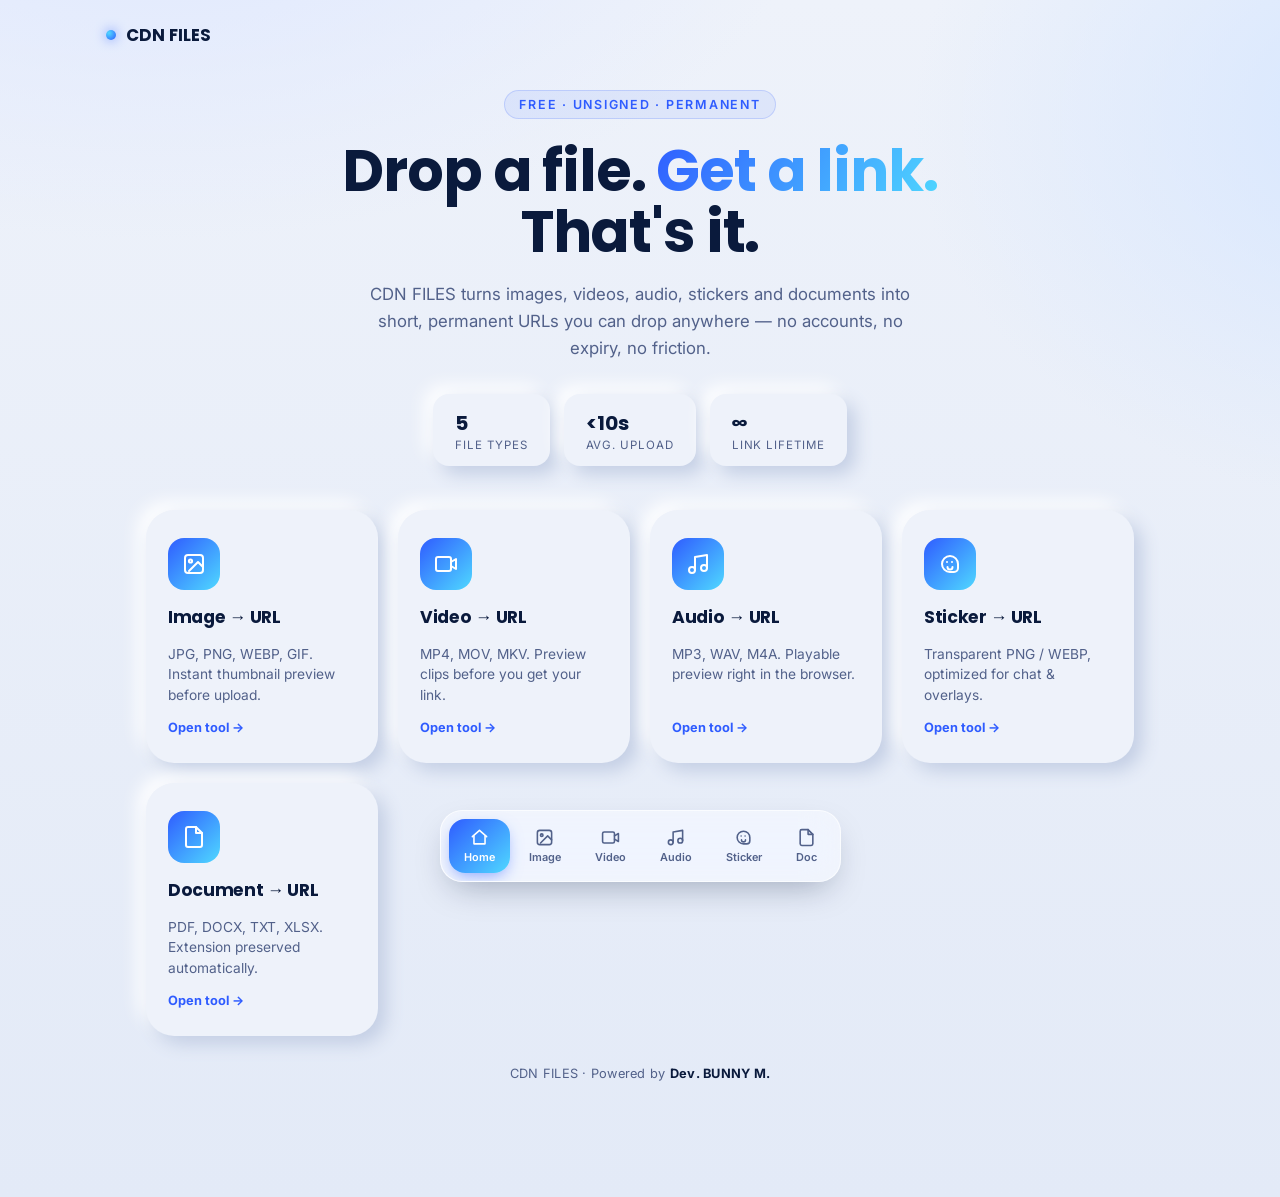
<file: index.html>
<!doctype html>
<html lang="en">
<head>
<meta charset="UTF-8">
<meta name="viewport" content="width=device-width, initial-scale=1.0">
<title>CDN FILES — Turn any file into a permanent link</title>
<meta name="description" content="Upload images, videos, audio, stickers and documents. Get a clean, permanent, short URL instantly.">
<link rel="preconnect" href="https://fonts.googleapis.com">
<link rel="preconnect" href="https://fonts.gstatic.com" crossorigin>
<link href="https://fonts.googleapis.com/css2?family=Inter:wght@400;500;600;700&family=Poppins:wght@600;700&display=swap" rel="stylesheet">
<link rel="stylesheet" href="style.css">
</head>
<body>

<header class="topbar">
  <div class="brand"><span class="dot"></span><span class="text">CDN FILES</span></div>
  <div style="width:1px"></div>
</header>

<section class="hero">
  <span class="kicker">Free · Unsigned · Permanent</span>
  <h1>Drop a file. <span class="accent">Get a link.</span><br>That's it.</h1>
  <p>CDN FILES turns images, videos, audio, stickers and documents into short, permanent URLs you can drop anywhere — no accounts, no expiry, no friction.</p>

  <div class="hero-stats">
    <div class="stat neu"><div class="num">5</div><div class="lbl">File Types</div></div>
    <div class="stat neu"><div class="num">&lt;10s</div><div class="lbl">Avg. Upload</div></div>
    <div class="stat neu"><div class="num">∞</div><div class="lbl">Link Lifetime</div></div>
  </div>
</section>

<div class="tool-grid">

  <a class="tool-card neu" href="/img">
    <div class="icon"><svg viewBox="0 0 24 24" fill="none" stroke="currentColor" stroke-width="2" stroke-linecap="round" stroke-linejoin="round"><rect x="3" y="3" width="18" height="18" rx="3"/><circle cx="8.5" cy="9" r="1.6"/><path d="M21 15l-5-5-9 9"/></svg></div>
    <h3>Image → URL</h3>
    <p>JPG, PNG, WEBP, GIF. Instant thumbnail preview before upload.</p>
    <span class="go">Open tool →</span>
  </a>

  <a class="tool-card neu" href="/video">
    <div class="icon"><svg viewBox="0 0 24 24" fill="none" stroke="currentColor" stroke-width="2" stroke-linecap="round" stroke-linejoin="round"><rect x="2" y="5" width="15" height="14" rx="2"/><path d="M17 10l5-3v10l-5-3"/></svg></div>
    <h3>Video → URL</h3>
    <p>MP4, MOV, MKV. Preview clips before you get your link.</p>
    <span class="go">Open tool →</span>
  </a>

  <a class="tool-card neu" href="/audio">
    <div class="icon"><svg viewBox="0 0 24 24" fill="none" stroke="currentColor" stroke-width="2" stroke-linecap="round" stroke-linejoin="round"><path d="M9 18V5l12-2v13"/><circle cx="6" cy="18" r="3"/><circle cx="18" cy="16" r="3"/></svg></div>
    <h3>Audio → URL</h3>
    <p>MP3, WAV, M4A. Playable preview right in the browser.</p>
    <span class="go">Open tool →</span>
  </a>

  <a class="tool-card neu" href="/sticker">
    <div class="icon"><svg viewBox="0 0 24 24" fill="none" stroke="currentColor" stroke-width="2" stroke-linecap="round" stroke-linejoin="round"><path d="M20 12a8 8 0 10-8 8h4a4 4 0 004-4v-4z"/><path d="M14 10h.01M9 10h.01M9.5 15a2.5 2.5 0 005 0"/></svg></div>
    <h3>Sticker → URL</h3>
    <p>Transparent PNG / WEBP, optimized for chat &amp; overlays.</p>
    <span class="go">Open tool →</span>
  </a>

  <a class="tool-card neu" href="/doc">
    <div class="icon"><svg viewBox="0 0 24 24" fill="none" stroke="currentColor" stroke-width="2" stroke-linecap="round" stroke-linejoin="round"><path d="M14 2H6a2 2 0 00-2 2v16a2 2 0 002 2h12a2 2 0 002-2V8z"/><path d="M14 2v6h6"/></svg></div>
    <h3>Document → URL</h3>
    <p>PDF, DOCX, TXT, XLSX. Extension preserved automatically.</p>
    <span class="go">Open tool →</span>
  </a>

</div>

<footer class="site-footer">CDN FILES · Powered by <b>Dev. BUNNY M.</b></footer>

<div class="dock-wrap">
  <nav class="dock glass">
    <a href="/" class="active">
      <svg viewBox="0 0 24 24" fill="none" stroke="currentColor" stroke-width="2" stroke-linecap="round" stroke-linejoin="round"><path d="M3 11l9-8 9 8"/><path d="M5 10v10h14V10"/></svg>
      Home
    </a>
    <a href="/img">
      <svg viewBox="0 0 24 24" fill="none" stroke="currentColor" stroke-width="2" stroke-linecap="round" stroke-linejoin="round"><rect x="3" y="3" width="18" height="18" rx="3"/><circle cx="8.5" cy="9" r="1.6"/><path d="M21 15l-5-5-9 9"/></svg>
      Image
    </a>
    <a href="/video">
      <svg viewBox="0 0 24 24" fill="none" stroke="currentColor" stroke-width="2" stroke-linecap="round" stroke-linejoin="round"><rect x="2" y="5" width="15" height="14" rx="2"/><path d="M17 10l5-3v10l-5-3"/></svg>
      Video
    </a>
    <a href="/audio">
      <svg viewBox="0 0 24 24" fill="none" stroke="currentColor" stroke-width="2" stroke-linecap="round" stroke-linejoin="round"><path d="M9 18V5l12-2v13"/><circle cx="6" cy="18" r="3"/><circle cx="18" cy="16" r="3"/></svg>
      Audio
    </a>
    <a href="/sticker">
      <svg viewBox="0 0 24 24" fill="none" stroke="currentColor" stroke-width="2" stroke-linecap="round" stroke-linejoin="round"><path d="M20 12a8 8 0 10-8 8h4a4 4 0 004-4v-4z"/><path d="M14 10h.01M9 10h.01M9.5 15a2.5 2.5 0 005 0"/></svg>
      Sticker
    </a>
    <a href="/doc">
      <svg viewBox="0 0 24 24" fill="none" stroke="currentColor" stroke-width="2" stroke-linecap="round" stroke-linejoin="round"><path d="M14 2H6a2 2 0 00-2 2v16a2 2 0 002 2h12a2 2 0 002-2V8z"/><path d="M14 2v6h6"/></svg>
      Doc
    </a>
  </nav>
</div>

</body>
</html>
</file>
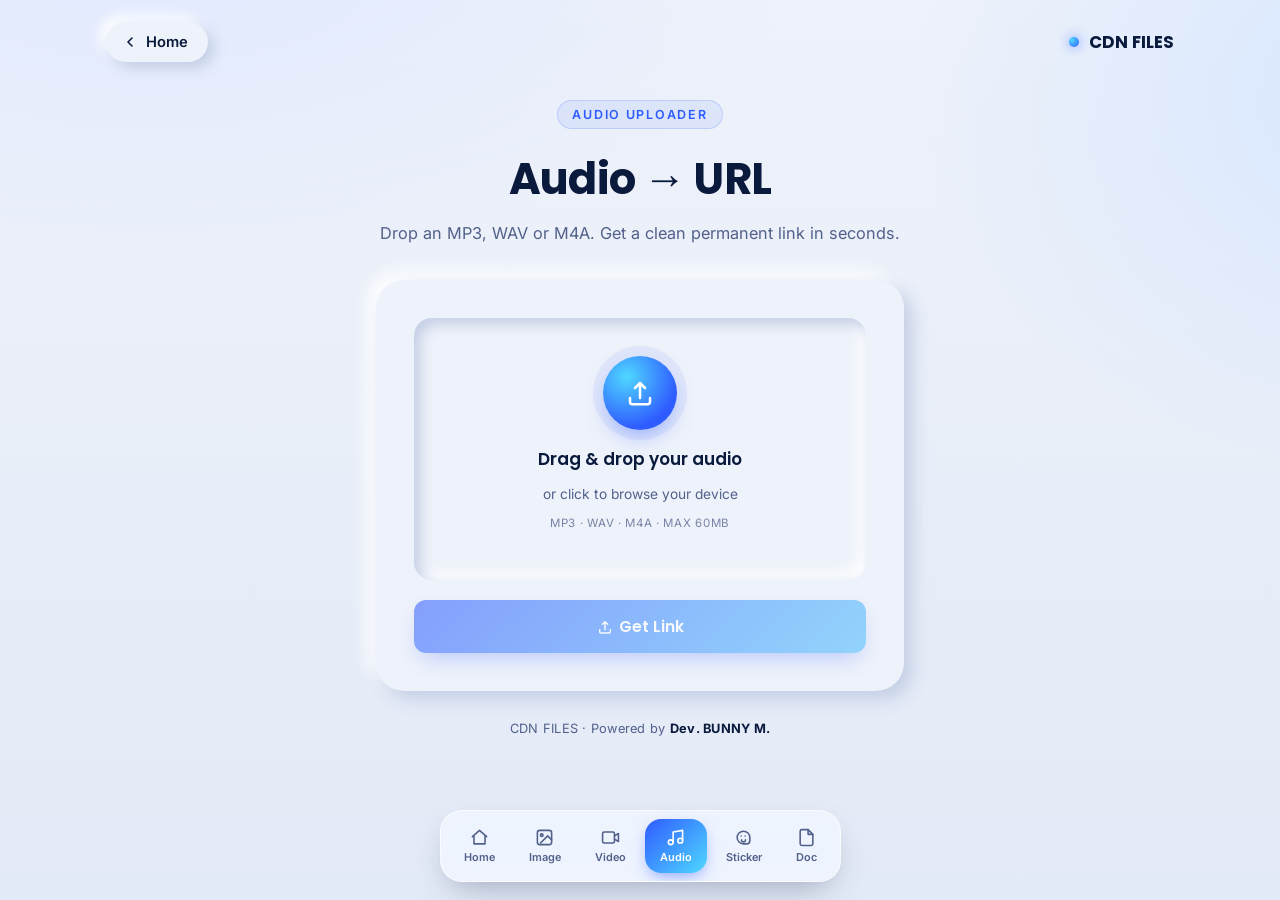
<file: audio.html>
<!doctype html>
<html lang="en">
<head>
<meta charset="UTF-8">
<meta name="viewport" content="width=device-width, initial-scale=1.0">
<title>Audio to URL — CDN FILES</title>
<meta name="description" content="Upload an audio file and get a short, permanent link instantly.">
<link rel="preconnect" href="https://fonts.googleapis.com">
<link rel="preconnect" href="https://fonts.gstatic.com" crossorigin>
<link href="https://fonts.googleapis.com/css2?family=Inter:wght@400;500;600;700&family=Poppins:wght@600;700&display=swap" rel="stylesheet">
<link rel="stylesheet" href="style.css">
</head>
<body>

<header class="topbar">
  <a href="/" class="back-btn neu neu-btn">
    <svg viewBox="0 0 24 24" fill="none" stroke="currentColor" stroke-width="2.4" stroke-linecap="round" stroke-linejoin="round"><path d="M15 18l-6-6 6-6"/></svg>
    Home
  </a>
  <div class="brand"><span class="dot"></span><span class="text">CDN FILES</span></div>
</header>

<section class="page-hero">
  <span class="kicker">Audio Uploader</span>
  <h1>Audio → URL</h1>
  <p>Drop an MP3, WAV or M4A. Get a clean permanent link in seconds.</p>
</section>

<div class="uploader-wrap">
  <div class="uploader-card neu">

    <div class="dropzone neu-inset" id="dropzone">
      <input type="file" id="fileInput" accept=".mp3,.wav,.m4a">
      <div class="orb">
        <svg viewBox="0 0 24 24" fill="none" stroke="currentColor" stroke-width="2" stroke-linecap="round" stroke-linejoin="round"><path d="M12 16V4M12 4l-4 4M12 4l4 4"/><path d="M4 16v3a2 2 0 002 2h12a2 2 0 002-2v-3"/></svg>
      </div>
      <p class="dz-title">Drag & drop your audio</p>
      <p class="dz-sub">or click to browse your device</p>
      <p class="dz-formats">MP3 · WAV · M4A · MAX 60MB</p>
    </div>

    <div class="preview neu-inset" id="preview">
      <div class="thumb" id="thumb"></div>
      <div class="meta">
        <div class="name" id="fileName">—</div>
        <div class="size" id="fileSize">—</div>
      </div>
      <button class="clear" id="clearBtn" type="button" aria-label="Remove file">
        <svg viewBox="0 0 24 24" fill="none" stroke="currentColor" stroke-width="2.2" stroke-linecap="round" stroke-linejoin="round"><path d="M18 6L6 18M6 6l12 12"/></svg>
      </button>
    </div>

    <div class="error-msg" id="errorMsg"></div>

    <button class="upload-btn" id="uploadBtn" type="button" disabled>
      <span class="spinner"></span>
      <span class="btn-label">
        <svg viewBox="0 0 24 24" fill="none" stroke="currentColor" stroke-width="2.2" stroke-linecap="round" stroke-linejoin="round" style="width:16px;height:16px;vertical-align:-3px;margin-right:2px;"><path d="M12 16V4M12 4l-4 4M12 4l4 4"/><path d="M4 16v3a2 2 0 002 2h12a2 2 0 002-2v-3"/></svg>
        Get Link
      </span>
    </button>

    <div class="progress" id="progress"><div class="bar" id="progressBar"></div></div>

    <div class="result neu-inset" id="result">
      <div class="label">
        <svg viewBox="0 0 24 24" fill="none" stroke="currentColor" stroke-width="2.4" stroke-linecap="round" stroke-linejoin="round" style="width:14px;height:14px;"><polyline points="20 6 9 17 4 12"></polyline></svg>
        Your permanent link
      </div>
      <div class="link-row">
        <span class="link-text" id="linkText">—</span>
        <button class="copy-btn" id="copyBtn" type="button">
          <svg viewBox="0 0 24 24" fill="none" stroke="currentColor" stroke-width="2.2" stroke-linecap="round" stroke-linejoin="round"><rect x="9" y="9" width="13" height="13" rx="2"/><path d="M5 15H4a2 2 0 01-2-2V4a2 2 0 012-2h9a2 2 0 012 2v1"/></svg>
          Copy
        </button>
      </div>
      <div class="result-actions">
        <a id="openBtn" class="neu-btn" href="#" target="_blank" rel="noopener">Open link</a>
        <button id="anotherBtn" class="neu-btn" type="button">Upload another</button>
      </div>
    </div>

  </div>
</div>

<footer class="site-footer">CDN FILES · Powered by <b>Dev. BUNNY M.</b></footer>

<div class="dock-wrap">
  <nav class="dock glass">
    <a href="/">
      <svg viewBox="0 0 24 24" fill="none" stroke="currentColor" stroke-width="2" stroke-linecap="round" stroke-linejoin="round"><path d="M3 11l9-8 9 8"/><path d="M5 10v10h14V10"/></svg>
      Home
    </a>
    <a href="/img" class="">
      <svg viewBox="0 0 24 24" fill="none" stroke="currentColor" stroke-width="2" stroke-linecap="round" stroke-linejoin="round"><rect x="3" y="3" width="18" height="18" rx="3"/><circle cx="8.5" cy="9" r="1.6"/><path d="M21 15l-5-5-9 9"/></svg>
      Image
    </a>
    <a href="/video" class="">
      <svg viewBox="0 0 24 24" fill="none" stroke="currentColor" stroke-width="2" stroke-linecap="round" stroke-linejoin="round"><rect x="2" y="5" width="15" height="14" rx="2"/><path d="M17 10l5-3v10l-5-3"/></svg>
      Video
    </a>
    <a href="/audio" class="active">
      <svg viewBox="0 0 24 24" fill="none" stroke="currentColor" stroke-width="2" stroke-linecap="round" stroke-linejoin="round"><path d="M9 18V5l12-2v13"/><circle cx="6" cy="18" r="3"/><circle cx="18" cy="16" r="3"/></svg>
      Audio
    </a>
    <a href="/sticker" class="">
      <svg viewBox="0 0 24 24" fill="none" stroke="currentColor" stroke-width="2" stroke-linecap="round" stroke-linejoin="round"><path d="M20 12a8 8 0 10-8 8h4a4 4 0 004-4v-4z"/><path d="M14 10h.01M9 10h.01M9.5 15a2.5 2.5 0 005 0"/></svg>
      Sticker
    </a>
    <a href="/doc" class="">
      <svg viewBox="0 0 24 24" fill="none" stroke="currentColor" stroke-width="2" stroke-linecap="round" stroke-linejoin="round"><path d="M14 2H6a2 2 0 00-2 2v16a2 2 0 002 2h12a2 2 0 002-2V8z"/><path d="M14 2v6h6"/></svg>
      Doc
    </a>
  </nav>
</div>

<script src="script.js"></script>
<script>
  initUploader({
    resourceType: 'video',
    prefix: 'audio',
    accept: ['.mp3','.wav','.m4a'],
    maxSizeMB: 60,
    kind: 'audio'
  });
</script>
</body>
</html>
</file>
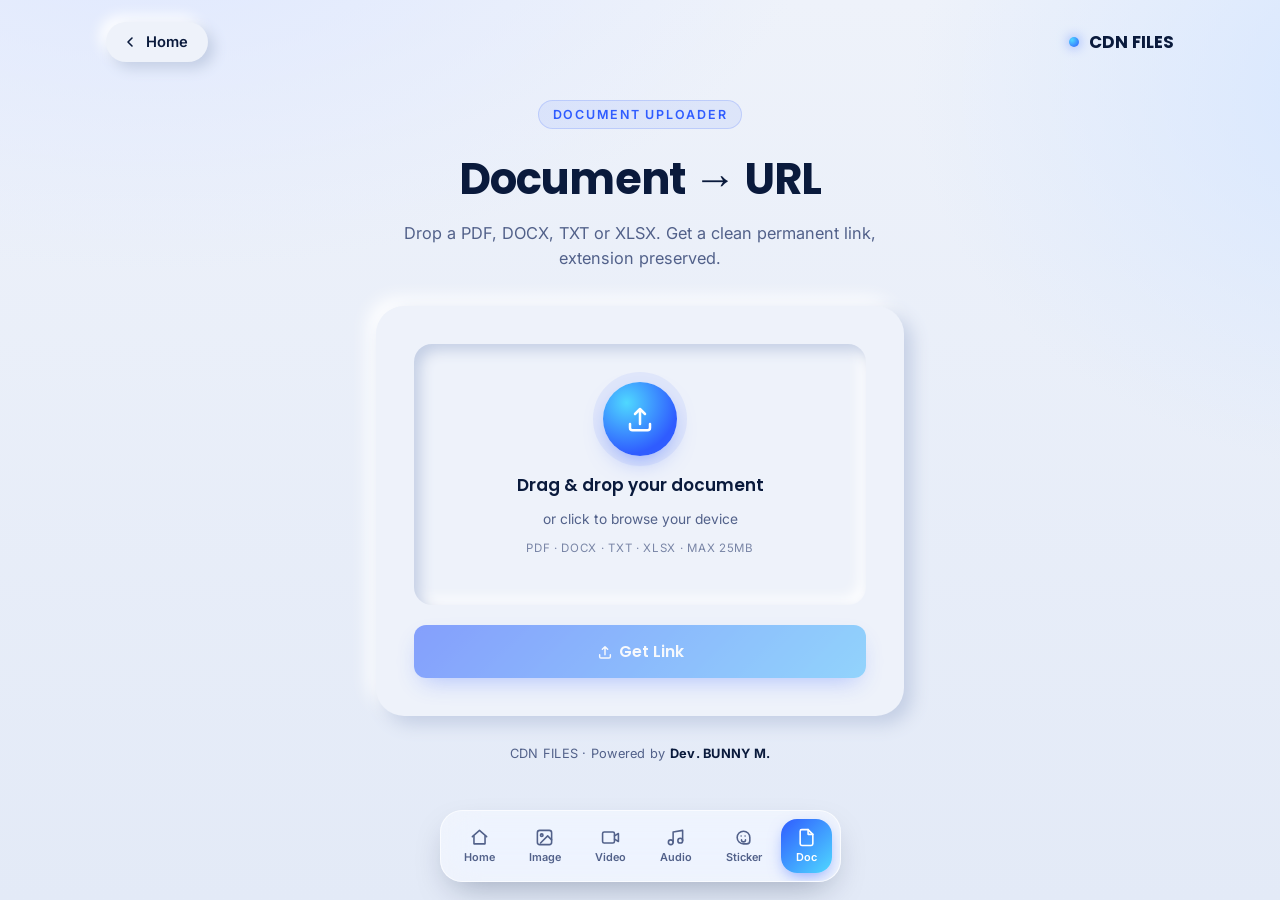
<file: doc.html>
<!doctype html>
<html lang="en">
<head>
<meta charset="UTF-8">
<meta name="viewport" content="width=device-width, initial-scale=1.0">
<title>Document to URL — CDN FILES</title>
<meta name="description" content="Upload a document and get a short, permanent link instantly.">
<link rel="preconnect" href="https://fonts.googleapis.com">
<link rel="preconnect" href="https://fonts.gstatic.com" crossorigin>
<link href="https://fonts.googleapis.com/css2?family=Inter:wght@400;500;600;700&family=Poppins:wght@600;700&display=swap" rel="stylesheet">
<link rel="stylesheet" href="style.css">
</head>
<body>

<header class="topbar">
  <a href="/" class="back-btn neu neu-btn">
    <svg viewBox="0 0 24 24" fill="none" stroke="currentColor" stroke-width="2.4" stroke-linecap="round" stroke-linejoin="round"><path d="M15 18l-6-6 6-6"/></svg>
    Home
  </a>
  <div class="brand"><span class="dot"></span><span class="text">CDN FILES</span></div>
</header>

<section class="page-hero">
  <span class="kicker">Document Uploader</span>
  <h1>Document → URL</h1>
  <p>Drop a PDF, DOCX, TXT or XLSX. Get a clean permanent link, extension preserved.</p>
</section>

<div class="uploader-wrap">
  <div class="uploader-card neu">

    <div class="dropzone neu-inset" id="dropzone">
      <input type="file" id="fileInput" accept=".pdf,.docx,.txt,.xlsx">
      <div class="orb">
        <svg viewBox="0 0 24 24" fill="none" stroke="currentColor" stroke-width="2" stroke-linecap="round" stroke-linejoin="round"><path d="M12 16V4M12 4l-4 4M12 4l4 4"/><path d="M4 16v3a2 2 0 002 2h12a2 2 0 002-2v-3"/></svg>
      </div>
      <p class="dz-title">Drag & drop your document</p>
      <p class="dz-sub">or click to browse your device</p>
      <p class="dz-formats">PDF · DOCX · TXT · XLSX · MAX 25MB</p>
    </div>

    <div class="preview neu-inset" id="preview">
      <div class="thumb" id="thumb"></div>
      <div class="meta">
        <div class="name" id="fileName">—</div>
        <div class="size" id="fileSize">—</div>
      </div>
      <button class="clear" id="clearBtn" type="button" aria-label="Remove file">
        <svg viewBox="0 0 24 24" fill="none" stroke="currentColor" stroke-width="2.2" stroke-linecap="round" stroke-linejoin="round"><path d="M18 6L6 18M6 6l12 12"/></svg>
      </button>
    </div>

    <div class="error-msg" id="errorMsg"></div>

    <button class="upload-btn" id="uploadBtn" type="button" disabled>
      <span class="spinner"></span>
      <span class="btn-label">
        <svg viewBox="0 0 24 24" fill="none" stroke="currentColor" stroke-width="2.2" stroke-linecap="round" stroke-linejoin="round" style="width:16px;height:16px;vertical-align:-3px;margin-right:2px;"><path d="M12 16V4M12 4l-4 4M12 4l4 4"/><path d="M4 16v3a2 2 0 002 2h12a2 2 0 002-2v-3"/></svg>
        Get Link
      </span>
    </button>

    <div class="progress" id="progress"><div class="bar" id="progressBar"></div></div>

    <div class="result neu-inset" id="result">
      <div class="label">
        <svg viewBox="0 0 24 24" fill="none" stroke="currentColor" stroke-width="2.4" stroke-linecap="round" stroke-linejoin="round" style="width:14px;height:14px;"><polyline points="20 6 9 17 4 12"></polyline></svg>
        Your permanent link
      </div>
      <div class="link-row">
        <span class="link-text" id="linkText">—</span>
        <button class="copy-btn" id="copyBtn" type="button">
          <svg viewBox="0 0 24 24" fill="none" stroke="currentColor" stroke-width="2.2" stroke-linecap="round" stroke-linejoin="round"><rect x="9" y="9" width="13" height="13" rx="2"/><path d="M5 15H4a2 2 0 01-2-2V4a2 2 0 012-2h9a2 2 0 012 2v1"/></svg>
          Copy
        </button>
      </div>
      <div class="result-actions">
        <a id="openBtn" class="neu-btn" href="#" target="_blank" rel="noopener">Open link</a>
        <button id="anotherBtn" class="neu-btn" type="button">Upload another</button>
      </div>
    </div>

  </div>
</div>

<footer class="site-footer">CDN FILES · Powered by <b>Dev. BUNNY M.</b></footer>

<div class="dock-wrap">
  <nav class="dock glass">
    <a href="/">
      <svg viewBox="0 0 24 24" fill="none" stroke="currentColor" stroke-width="2" stroke-linecap="round" stroke-linejoin="round"><path d="M3 11l9-8 9 8"/><path d="M5 10v10h14V10"/></svg>
      Home
    </a>
    <a href="/img" class="">
      <svg viewBox="0 0 24 24" fill="none" stroke="currentColor" stroke-width="2" stroke-linecap="round" stroke-linejoin="round"><rect x="3" y="3" width="18" height="18" rx="3"/><circle cx="8.5" cy="9" r="1.6"/><path d="M21 15l-5-5-9 9"/></svg>
      Image
    </a>
    <a href="/video" class="">
      <svg viewBox="0 0 24 24" fill="none" stroke="currentColor" stroke-width="2" stroke-linecap="round" stroke-linejoin="round"><rect x="2" y="5" width="15" height="14" rx="2"/><path d="M17 10l5-3v10l-5-3"/></svg>
      Video
    </a>
    <a href="/audio" class="">
      <svg viewBox="0 0 24 24" fill="none" stroke="currentColor" stroke-width="2" stroke-linecap="round" stroke-linejoin="round"><path d="M9 18V5l12-2v13"/><circle cx="6" cy="18" r="3"/><circle cx="18" cy="16" r="3"/></svg>
      Audio
    </a>
    <a href="/sticker" class="">
      <svg viewBox="0 0 24 24" fill="none" stroke="currentColor" stroke-width="2" stroke-linecap="round" stroke-linejoin="round"><path d="M20 12a8 8 0 10-8 8h4a4 4 0 004-4v-4z"/><path d="M14 10h.01M9 10h.01M9.5 15a2.5 2.5 0 005 0"/></svg>
      Sticker
    </a>
    <a href="/doc" class="active">
      <svg viewBox="0 0 24 24" fill="none" stroke="currentColor" stroke-width="2" stroke-linecap="round" stroke-linejoin="round"><path d="M14 2H6a2 2 0 00-2 2v16a2 2 0 002 2h12a2 2 0 002-2V8z"/><path d="M14 2v6h6"/></svg>
      Doc
    </a>
  </nav>
</div>

<script src="script.js"></script>
<script>
  initUploader({
    resourceType: 'raw',
    prefix: 'doc',
    accept: ['.pdf','.docx','.txt','.xlsx'],
    maxSizeMB: 25,
    kind: 'doc'
  });
</script>
</body>
</html>
</file>
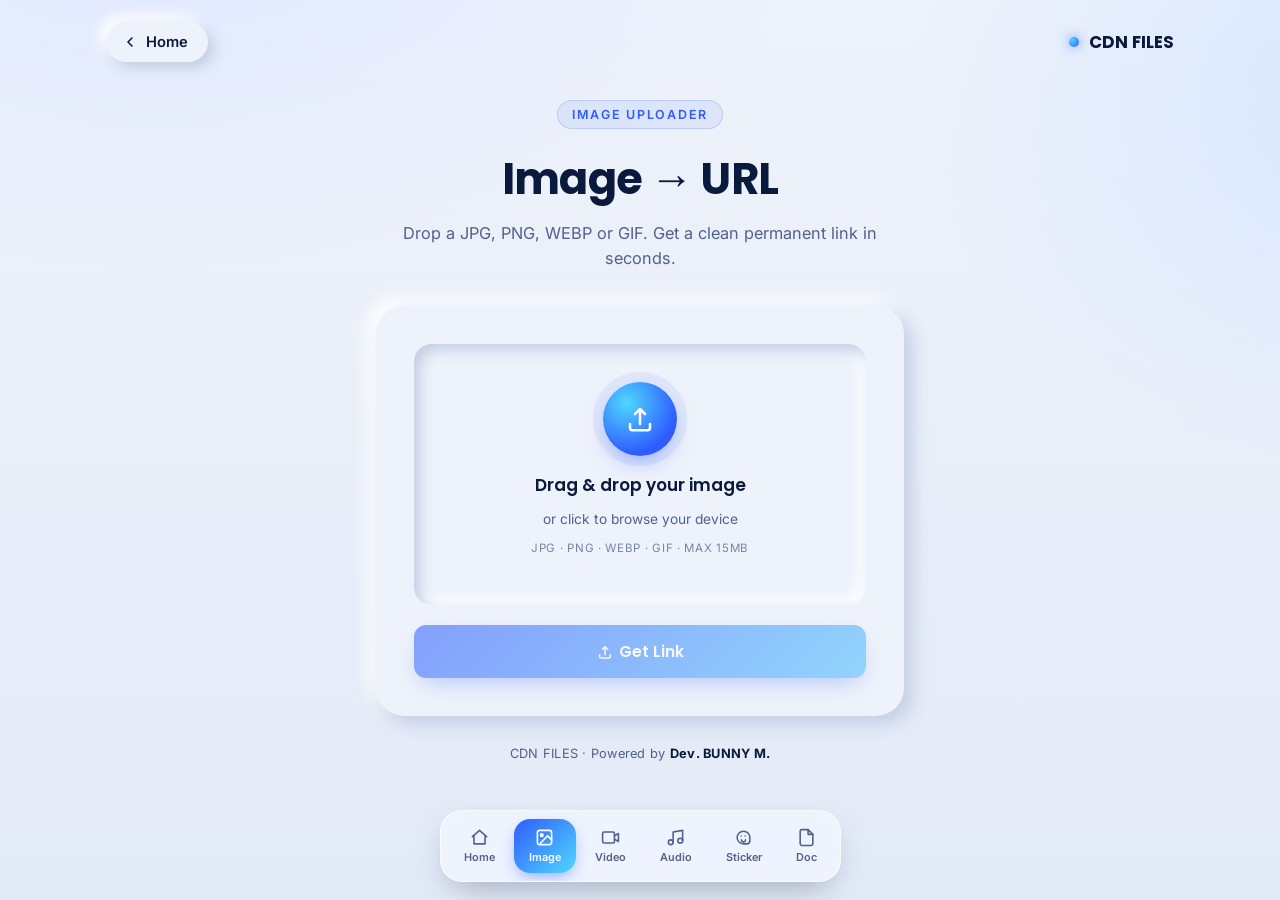
<file: img.html>
<!doctype html>
<html lang="en">
<head>
<meta charset="UTF-8">
<meta name="viewport" content="width=device-width, initial-scale=1.0">
<title>Image to URL — CDN FILES</title>
<meta name="description" content="Upload an image and get a short, permanent link instantly.">
<link rel="preconnect" href="https://fonts.googleapis.com">
<link rel="preconnect" href="https://fonts.gstatic.com" crossorigin>
<link href="https://fonts.googleapis.com/css2?family=Inter:wght@400;500;600;700&family=Poppins:wght@600;700&display=swap" rel="stylesheet">
<link rel="stylesheet" href="style.css">
</head>
<body>

<header class="topbar">
  <a href="/" class="back-btn neu neu-btn">
    <svg viewBox="0 0 24 24" fill="none" stroke="currentColor" stroke-width="2.4" stroke-linecap="round" stroke-linejoin="round"><path d="M15 18l-6-6 6-6"/></svg>
    Home
  </a>
  <div class="brand"><span class="dot"></span><span class="text">CDN FILES</span></div>
</header>

<section class="page-hero">
  <span class="kicker">Image Uploader</span>
  <h1>Image → URL</h1>
  <p>Drop a JPG, PNG, WEBP or GIF. Get a clean permanent link in seconds.</p>
</section>

<div class="uploader-wrap">
  <div class="uploader-card neu">

    <div class="dropzone neu-inset" id="dropzone">
      <input type="file" id="fileInput" accept=".jpg,.jpeg,.png,.webp,.gif">
      <div class="orb">
        <svg viewBox="0 0 24 24" fill="none" stroke="currentColor" stroke-width="2" stroke-linecap="round" stroke-linejoin="round"><path d="M12 16V4M12 4l-4 4M12 4l4 4"/><path d="M4 16v3a2 2 0 002 2h12a2 2 0 002-2v-3"/></svg>
      </div>
      <p class="dz-title">Drag & drop your image</p>
      <p class="dz-sub">or click to browse your device</p>
      <p class="dz-formats">JPG · PNG · WEBP · GIF · MAX 15MB</p>
    </div>

    <div class="preview neu-inset" id="preview">
      <div class="thumb" id="thumb"></div>
      <div class="meta">
        <div class="name" id="fileName">—</div>
        <div class="size" id="fileSize">—</div>
      </div>
      <button class="clear" id="clearBtn" type="button" aria-label="Remove file">
        <svg viewBox="0 0 24 24" fill="none" stroke="currentColor" stroke-width="2.2" stroke-linecap="round" stroke-linejoin="round"><path d="M18 6L6 18M6 6l12 12"/></svg>
      </button>
    </div>

    <div class="error-msg" id="errorMsg"></div>

    <button class="upload-btn" id="uploadBtn" type="button" disabled>
      <span class="spinner"></span>
      <span class="btn-label">
        <svg viewBox="0 0 24 24" fill="none" stroke="currentColor" stroke-width="2.2" stroke-linecap="round" stroke-linejoin="round" style="width:16px;height:16px;vertical-align:-3px;margin-right:2px;"><path d="M12 16V4M12 4l-4 4M12 4l4 4"/><path d="M4 16v3a2 2 0 002 2h12a2 2 0 002-2v-3"/></svg>
        Get Link
      </span>
    </button>

    <div class="progress" id="progress"><div class="bar" id="progressBar"></div></div>

    <div class="result neu-inset" id="result">
      <div class="label">
        <svg viewBox="0 0 24 24" fill="none" stroke="currentColor" stroke-width="2.4" stroke-linecap="round" stroke-linejoin="round" style="width:14px;height:14px;"><polyline points="20 6 9 17 4 12"></polyline></svg>
        Your permanent link
      </div>
      <div class="link-row">
        <span class="link-text" id="linkText">—</span>
        <button class="copy-btn" id="copyBtn" type="button">
          <svg viewBox="0 0 24 24" fill="none" stroke="currentColor" stroke-width="2.2" stroke-linecap="round" stroke-linejoin="round"><rect x="9" y="9" width="13" height="13" rx="2"/><path d="M5 15H4a2 2 0 01-2-2V4a2 2 0 012-2h9a2 2 0 012 2v1"/></svg>
          Copy
        </button>
      </div>
      <div class="result-actions">
        <a id="openBtn" class="neu-btn" href="#" target="_blank" rel="noopener">Open link</a>
        <button id="anotherBtn" class="neu-btn" type="button">Upload another</button>
      </div>
    </div>

  </div>
</div>

<footer class="site-footer">CDN FILES · Powered by <b>Dev. BUNNY M.</b></footer>

<div class="dock-wrap">
  <nav class="dock glass">
    <a href="/">
      <svg viewBox="0 0 24 24" fill="none" stroke="currentColor" stroke-width="2" stroke-linecap="round" stroke-linejoin="round"><path d="M3 11l9-8 9 8"/><path d="M5 10v10h14V10"/></svg>
      Home
    </a>
    <a href="/img" class="active">
      <svg viewBox="0 0 24 24" fill="none" stroke="currentColor" stroke-width="2" stroke-linecap="round" stroke-linejoin="round"><rect x="3" y="3" width="18" height="18" rx="3"/><circle cx="8.5" cy="9" r="1.6"/><path d="M21 15l-5-5-9 9"/></svg>
      Image
    </a>
    <a href="/video" class="">
      <svg viewBox="0 0 24 24" fill="none" stroke="currentColor" stroke-width="2" stroke-linecap="round" stroke-linejoin="round"><rect x="2" y="5" width="15" height="14" rx="2"/><path d="M17 10l5-3v10l-5-3"/></svg>
      Video
    </a>
    <a href="/audio" class="">
      <svg viewBox="0 0 24 24" fill="none" stroke="currentColor" stroke-width="2" stroke-linecap="round" stroke-linejoin="round"><path d="M9 18V5l12-2v13"/><circle cx="6" cy="18" r="3"/><circle cx="18" cy="16" r="3"/></svg>
      Audio
    </a>
    <a href="/sticker" class="">
      <svg viewBox="0 0 24 24" fill="none" stroke="currentColor" stroke-width="2" stroke-linecap="round" stroke-linejoin="round"><path d="M20 12a8 8 0 10-8 8h4a4 4 0 004-4v-4z"/><path d="M14 10h.01M9 10h.01M9.5 15a2.5 2.5 0 005 0"/></svg>
      Sticker
    </a>
    <a href="/doc" class="">
      <svg viewBox="0 0 24 24" fill="none" stroke="currentColor" stroke-width="2" stroke-linecap="round" stroke-linejoin="round"><path d="M14 2H6a2 2 0 00-2 2v16a2 2 0 002 2h12a2 2 0 002-2V8z"/><path d="M14 2v6h6"/></svg>
      Doc
    </a>
  </nav>
</div>

<script src="script.js"></script>
<script>
  initUploader({
    resourceType: 'image',
    prefix: 'img',
    accept: ['.jpg','.jpeg','.png','.webp','.gif'],
    maxSizeMB: 15,
    kind: 'image'
  });
</script>
</body>
</html>
</file>
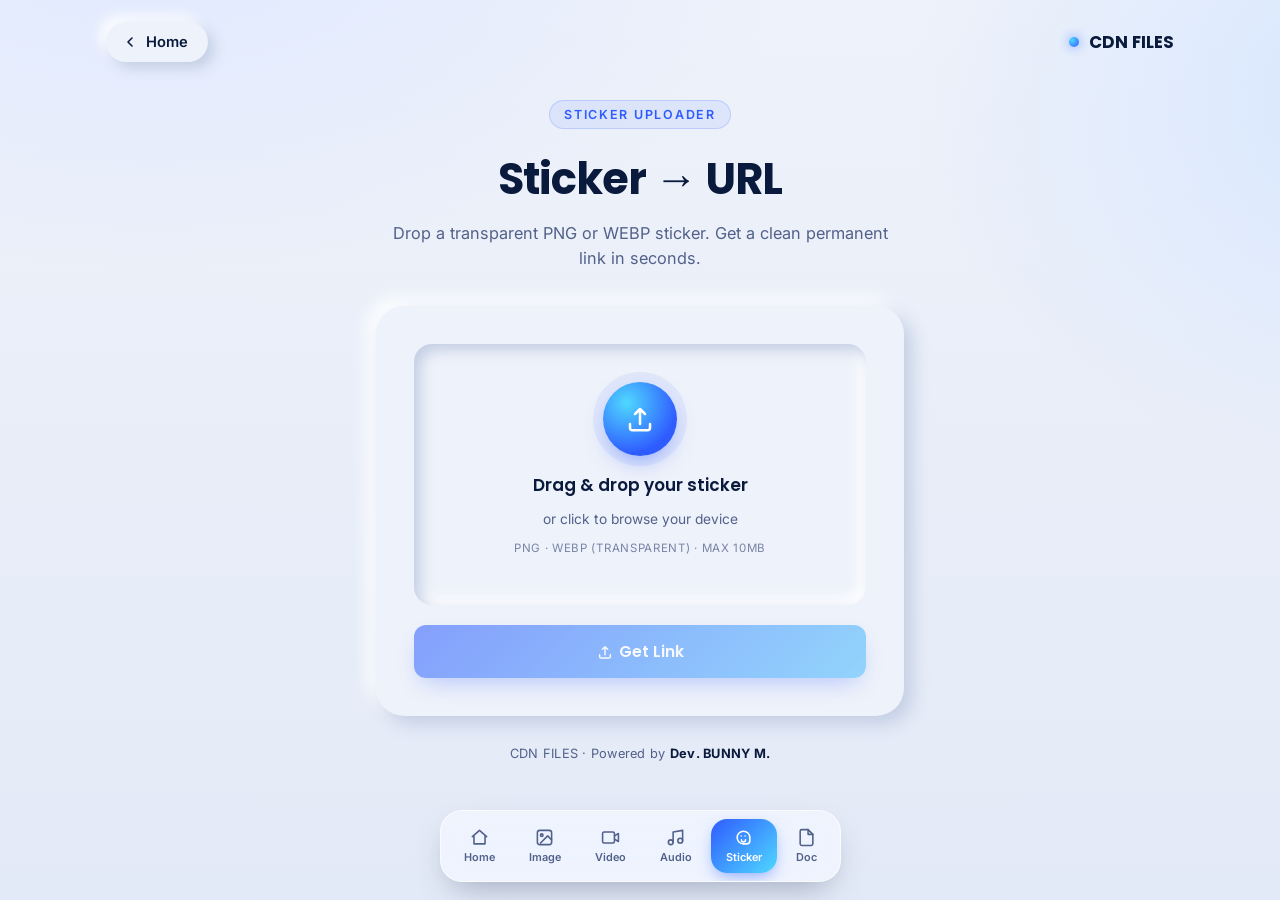
<file: sticker.html>
<!doctype html>
<html lang="en">
<head>
<meta charset="UTF-8">
<meta name="viewport" content="width=device-width, initial-scale=1.0">
<title>Sticker to URL — CDN FILES</title>
<meta name="description" content="Upload a transparent sticker and get a short, permanent link instantly.">
<link rel="preconnect" href="https://fonts.googleapis.com">
<link rel="preconnect" href="https://fonts.gstatic.com" crossorigin>
<link href="https://fonts.googleapis.com/css2?family=Inter:wght@400;500;600;700&family=Poppins:wght@600;700&display=swap" rel="stylesheet">
<link rel="stylesheet" href="style.css">
</head>
<body>

<header class="topbar">
  <a href="/" class="back-btn neu neu-btn">
    <svg viewBox="0 0 24 24" fill="none" stroke="currentColor" stroke-width="2.4" stroke-linecap="round" stroke-linejoin="round"><path d="M15 18l-6-6 6-6"/></svg>
    Home
  </a>
  <div class="brand"><span class="dot"></span><span class="text">CDN FILES</span></div>
</header>

<section class="page-hero">
  <span class="kicker">Sticker Uploader</span>
  <h1>Sticker → URL</h1>
  <p>Drop a transparent PNG or WEBP sticker. Get a clean permanent link in seconds.</p>
</section>

<div class="uploader-wrap">
  <div class="uploader-card neu">

    <div class="dropzone neu-inset" id="dropzone">
      <input type="file" id="fileInput" accept=".png,.webp">
      <div class="orb">
        <svg viewBox="0 0 24 24" fill="none" stroke="currentColor" stroke-width="2" stroke-linecap="round" stroke-linejoin="round"><path d="M12 16V4M12 4l-4 4M12 4l4 4"/><path d="M4 16v3a2 2 0 002 2h12a2 2 0 002-2v-3"/></svg>
      </div>
      <p class="dz-title">Drag & drop your sticker</p>
      <p class="dz-sub">or click to browse your device</p>
      <p class="dz-formats">PNG · WEBP (transparent) · MAX 10MB</p>
    </div>

    <div class="preview neu-inset" id="preview">
      <div class="thumb" id="thumb"></div>
      <div class="meta">
        <div class="name" id="fileName">—</div>
        <div class="size" id="fileSize">—</div>
      </div>
      <button class="clear" id="clearBtn" type="button" aria-label="Remove file">
        <svg viewBox="0 0 24 24" fill="none" stroke="currentColor" stroke-width="2.2" stroke-linecap="round" stroke-linejoin="round"><path d="M18 6L6 18M6 6l12 12"/></svg>
      </button>
    </div>

    <div class="error-msg" id="errorMsg"></div>

    <button class="upload-btn" id="uploadBtn" type="button" disabled>
      <span class="spinner"></span>
      <span class="btn-label">
        <svg viewBox="0 0 24 24" fill="none" stroke="currentColor" stroke-width="2.2" stroke-linecap="round" stroke-linejoin="round" style="width:16px;height:16px;vertical-align:-3px;margin-right:2px;"><path d="M12 16V4M12 4l-4 4M12 4l4 4"/><path d="M4 16v3a2 2 0 002 2h12a2 2 0 002-2v-3"/></svg>
        Get Link
      </span>
    </button>

    <div class="progress" id="progress"><div class="bar" id="progressBar"></div></div>

    <div class="result neu-inset" id="result">
      <div class="label">
        <svg viewBox="0 0 24 24" fill="none" stroke="currentColor" stroke-width="2.4" stroke-linecap="round" stroke-linejoin="round" style="width:14px;height:14px;"><polyline points="20 6 9 17 4 12"></polyline></svg>
        Your permanent link
      </div>
      <div class="link-row">
        <span class="link-text" id="linkText">—</span>
        <button class="copy-btn" id="copyBtn" type="button">
          <svg viewBox="0 0 24 24" fill="none" stroke="currentColor" stroke-width="2.2" stroke-linecap="round" stroke-linejoin="round"><rect x="9" y="9" width="13" height="13" rx="2"/><path d="M5 15H4a2 2 0 01-2-2V4a2 2 0 012-2h9a2 2 0 012 2v1"/></svg>
          Copy
        </button>
      </div>
      <div class="result-actions">
        <a id="openBtn" class="neu-btn" href="#" target="_blank" rel="noopener">Open link</a>
        <button id="anotherBtn" class="neu-btn" type="button">Upload another</button>
      </div>
    </div>

  </div>
</div>

<footer class="site-footer">CDN FILES · Powered by <b>Dev. BUNNY M.</b></footer>

<div class="dock-wrap">
  <nav class="dock glass">
    <a href="/">
      <svg viewBox="0 0 24 24" fill="none" stroke="currentColor" stroke-width="2" stroke-linecap="round" stroke-linejoin="round"><path d="M3 11l9-8 9 8"/><path d="M5 10v10h14V10"/></svg>
      Home
    </a>
    <a href="/img" class="">
      <svg viewBox="0 0 24 24" fill="none" stroke="currentColor" stroke-width="2" stroke-linecap="round" stroke-linejoin="round"><rect x="3" y="3" width="18" height="18" rx="3"/><circle cx="8.5" cy="9" r="1.6"/><path d="M21 15l-5-5-9 9"/></svg>
      Image
    </a>
    <a href="/video" class="">
      <svg viewBox="0 0 24 24" fill="none" stroke="currentColor" stroke-width="2" stroke-linecap="round" stroke-linejoin="round"><rect x="2" y="5" width="15" height="14" rx="2"/><path d="M17 10l5-3v10l-5-3"/></svg>
      Video
    </a>
    <a href="/audio" class="">
      <svg viewBox="0 0 24 24" fill="none" stroke="currentColor" stroke-width="2" stroke-linecap="round" stroke-linejoin="round"><path d="M9 18V5l12-2v13"/><circle cx="6" cy="18" r="3"/><circle cx="18" cy="16" r="3"/></svg>
      Audio
    </a>
    <a href="/sticker" class="active">
      <svg viewBox="0 0 24 24" fill="none" stroke="currentColor" stroke-width="2" stroke-linecap="round" stroke-linejoin="round"><path d="M20 12a8 8 0 10-8 8h4a4 4 0 004-4v-4z"/><path d="M14 10h.01M9 10h.01M9.5 15a2.5 2.5 0 005 0"/></svg>
      Sticker
    </a>
    <a href="/doc" class="">
      <svg viewBox="0 0 24 24" fill="none" stroke="currentColor" stroke-width="2" stroke-linecap="round" stroke-linejoin="round"><path d="M14 2H6a2 2 0 00-2 2v16a2 2 0 002 2h12a2 2 0 002-2V8z"/><path d="M14 2v6h6"/></svg>
      Doc
    </a>
  </nav>
</div>

<script src="script.js"></script>
<script>
  initUploader({
    resourceType: 'image',
    prefix: 'sticker',
    accept: ['.png','.webp'],
    maxSizeMB: 10,
    kind: 'sticker'
  });
</script>
</body>
</html>
</file>
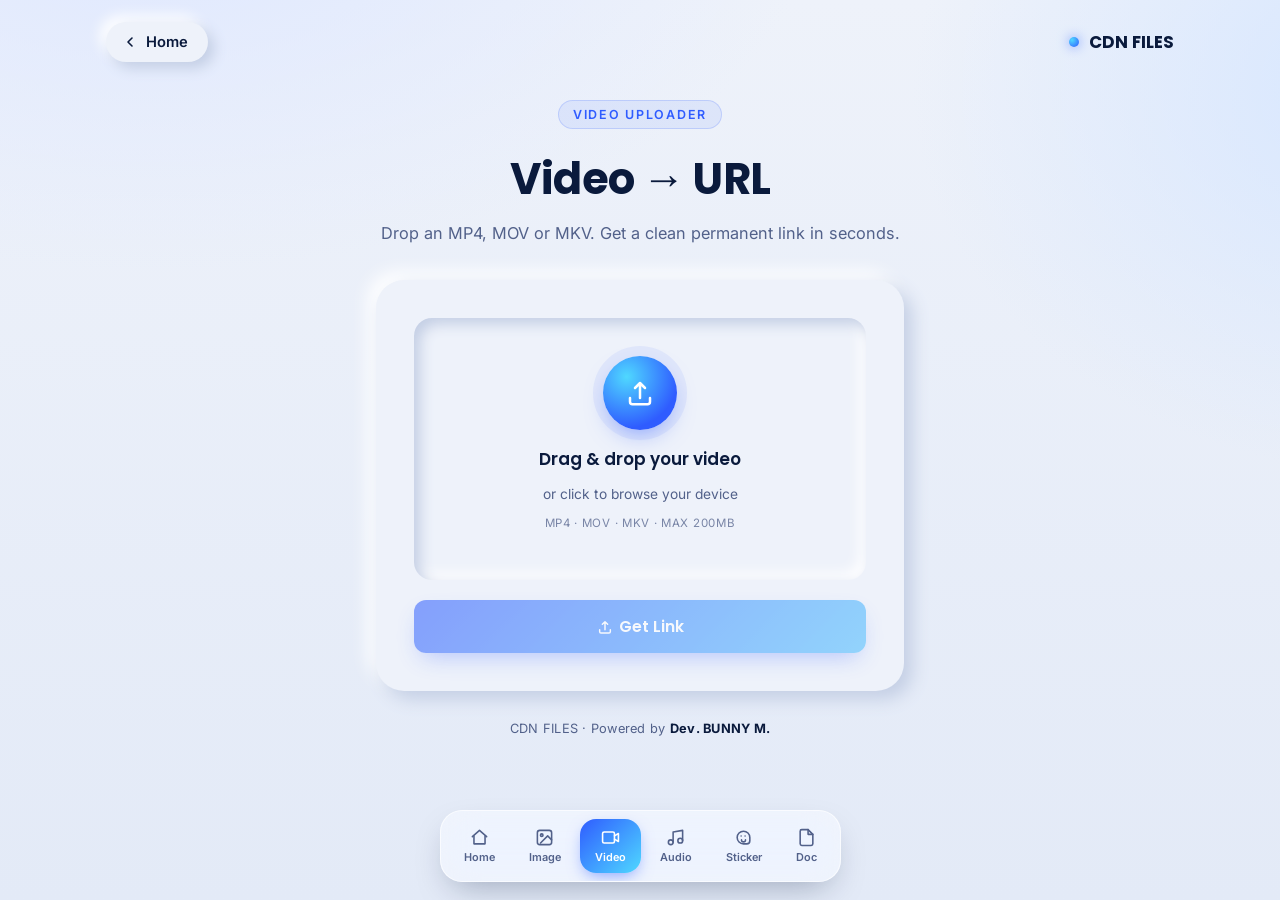
<file: video.html>
<!doctype html>
<html lang="en">
<head>
<meta charset="UTF-8">
<meta name="viewport" content="width=device-width, initial-scale=1.0">
<title>Video to URL — CDN FILES</title>
<meta name="description" content="Upload a video and get a short, permanent link instantly.">
<link rel="preconnect" href="https://fonts.googleapis.com">
<link rel="preconnect" href="https://fonts.gstatic.com" crossorigin>
<link href="https://fonts.googleapis.com/css2?family=Inter:wght@400;500;600;700&family=Poppins:wght@600;700&display=swap" rel="stylesheet">
<link rel="stylesheet" href="style.css">
</head>
<body>

<header class="topbar">
  <a href="/" class="back-btn neu neu-btn">
    <svg viewBox="0 0 24 24" fill="none" stroke="currentColor" stroke-width="2.4" stroke-linecap="round" stroke-linejoin="round"><path d="M15 18l-6-6 6-6"/></svg>
    Home
  </a>
  <div class="brand"><span class="dot"></span><span class="text">CDN FILES</span></div>
</header>

<section class="page-hero">
  <span class="kicker">Video Uploader</span>
  <h1>Video → URL</h1>
  <p>Drop an MP4, MOV or MKV. Get a clean permanent link in seconds.</p>
</section>

<div class="uploader-wrap">
  <div class="uploader-card neu">

    <div class="dropzone neu-inset" id="dropzone">
      <input type="file" id="fileInput" accept=".mp4,.mkv,.mov">
      <div class="orb">
        <svg viewBox="0 0 24 24" fill="none" stroke="currentColor" stroke-width="2" stroke-linecap="round" stroke-linejoin="round"><path d="M12 16V4M12 4l-4 4M12 4l4 4"/><path d="M4 16v3a2 2 0 002 2h12a2 2 0 002-2v-3"/></svg>
      </div>
      <p class="dz-title">Drag & drop your video</p>
      <p class="dz-sub">or click to browse your device</p>
      <p class="dz-formats">MP4 · MOV · MKV · MAX 200MB</p>
    </div>

    <div class="preview neu-inset" id="preview">
      <div class="thumb" id="thumb"></div>
      <div class="meta">
        <div class="name" id="fileName">—</div>
        <div class="size" id="fileSize">—</div>
      </div>
      <button class="clear" id="clearBtn" type="button" aria-label="Remove file">
        <svg viewBox="0 0 24 24" fill="none" stroke="currentColor" stroke-width="2.2" stroke-linecap="round" stroke-linejoin="round"><path d="M18 6L6 18M6 6l12 12"/></svg>
      </button>
    </div>

    <div class="error-msg" id="errorMsg"></div>

    <button class="upload-btn" id="uploadBtn" type="button" disabled>
      <span class="spinner"></span>
      <span class="btn-label">
        <svg viewBox="0 0 24 24" fill="none" stroke="currentColor" stroke-width="2.2" stroke-linecap="round" stroke-linejoin="round" style="width:16px;height:16px;vertical-align:-3px;margin-right:2px;"><path d="M12 16V4M12 4l-4 4M12 4l4 4"/><path d="M4 16v3a2 2 0 002 2h12a2 2 0 002-2v-3"/></svg>
        Get Link
      </span>
    </button>

    <div class="progress" id="progress"><div class="bar" id="progressBar"></div></div>

    <div class="result neu-inset" id="result">
      <div class="label">
        <svg viewBox="0 0 24 24" fill="none" stroke="currentColor" stroke-width="2.4" stroke-linecap="round" stroke-linejoin="round" style="width:14px;height:14px;"><polyline points="20 6 9 17 4 12"></polyline></svg>
        Your permanent link
      </div>
      <div class="link-row">
        <span class="link-text" id="linkText">—</span>
        <button class="copy-btn" id="copyBtn" type="button">
          <svg viewBox="0 0 24 24" fill="none" stroke="currentColor" stroke-width="2.2" stroke-linecap="round" stroke-linejoin="round"><rect x="9" y="9" width="13" height="13" rx="2"/><path d="M5 15H4a2 2 0 01-2-2V4a2 2 0 012-2h9a2 2 0 012 2v1"/></svg>
          Copy
        </button>
      </div>
      <div class="result-actions">
        <a id="openBtn" class="neu-btn" href="#" target="_blank" rel="noopener">Open link</a>
        <button id="anotherBtn" class="neu-btn" type="button">Upload another</button>
      </div>
    </div>

  </div>
</div>

<footer class="site-footer">CDN FILES · Powered by <b>Dev. BUNNY M.</b></footer>

<div class="dock-wrap">
  <nav class="dock glass">
    <a href="/">
      <svg viewBox="0 0 24 24" fill="none" stroke="currentColor" stroke-width="2" stroke-linecap="round" stroke-linejoin="round"><path d="M3 11l9-8 9 8"/><path d="M5 10v10h14V10"/></svg>
      Home
    </a>
    <a href="/img" class="">
      <svg viewBox="0 0 24 24" fill="none" stroke="currentColor" stroke-width="2" stroke-linecap="round" stroke-linejoin="round"><rect x="3" y="3" width="18" height="18" rx="3"/><circle cx="8.5" cy="9" r="1.6"/><path d="M21 15l-5-5-9 9"/></svg>
      Image
    </a>
    <a href="/video" class="active">
      <svg viewBox="0 0 24 24" fill="none" stroke="currentColor" stroke-width="2" stroke-linecap="round" stroke-linejoin="round"><rect x="2" y="5" width="15" height="14" rx="2"/><path d="M17 10l5-3v10l-5-3"/></svg>
      Video
    </a>
    <a href="/audio" class="">
      <svg viewBox="0 0 24 24" fill="none" stroke="currentColor" stroke-width="2" stroke-linecap="round" stroke-linejoin="round"><path d="M9 18V5l12-2v13"/><circle cx="6" cy="18" r="3"/><circle cx="18" cy="16" r="3"/></svg>
      Audio
    </a>
    <a href="/sticker" class="">
      <svg viewBox="0 0 24 24" fill="none" stroke="currentColor" stroke-width="2" stroke-linecap="round" stroke-linejoin="round"><path d="M20 12a8 8 0 10-8 8h4a4 4 0 004-4v-4z"/><path d="M14 10h.01M9 10h.01M9.5 15a2.5 2.5 0 005 0"/></svg>
      Sticker
    </a>
    <a href="/doc" class="">
      <svg viewBox="0 0 24 24" fill="none" stroke="currentColor" stroke-width="2" stroke-linecap="round" stroke-linejoin="round"><path d="M14 2H6a2 2 0 00-2 2v16a2 2 0 002 2h12a2 2 0 002-2V8z"/><path d="M14 2v6h6"/></svg>
      Doc
    </a>
  </nav>
</div>

<script src="script.js"></script>
<script>
  initUploader({
    resourceType: 'video',
    prefix: 'video',
    accept: ['.mp4','.mkv','.mov'],
    maxSizeMB: 200,
    kind: 'video'
  });
</script>
</body>
</html>
</file>
<file: style.css>
/* ===================================================================
   CDN FILES — Design System
   Neumorphism + Glassmorphism · White / Deep Blue / Glass
   =================================================================== */

:root{
  --deep-navy: #0a1a3c;
  --deep-navy-2: #112552;
  --blue: #2f5cff;
  --blue-soft: #6f93ff;
  --cyan: #4fd8ff;
  --white: #f4f7fc;
  --paper: #eef2fa;
  --ink: #0c1830;
  --ink-soft: #52618a;

  --shadow-light: #ffffff;
  --shadow-dark: #c3cee4;

  --glass-bg: rgba(255,255,255,0.45);
  --glass-border: rgba(255,255,255,0.65);
  --glass-blur: 18px;

  --radius-lg: 28px;
  --radius-md: 18px;
  --radius-sm: 12px;

  --ease: cubic-bezier(.22,1,.36,1);
}

*{ box-sizing:border-box; }
html{ scroll-behavior:smooth; }

body{
  margin:0;
  min-height:100svh;
  font-family:'Inter', sans-serif;
  color:var(--ink);
  background:
    radial-gradient(1100px 600px at 12% -10%, #dfe8ff 0%, transparent 60%),
    radial-gradient(900px 700px at 110% 10%, #d6e6ff 0%, transparent 55%),
    linear-gradient(180deg, var(--paper) 0%, #e3eaf7 100%);
  -webkit-font-smoothing:antialiased;
  padding-bottom:104px; /* room for dock */
  overflow-x:hidden;
}

h1,h2,h3,.display{
  font-family:'Poppins', sans-serif;
  color:var(--deep-navy);
  letter-spacing:-0.02em;
}

a{ color:inherit; text-decoration:none; }

::selection{ background:var(--blue); color:#fff; }

:focus-visible{
  outline:3px solid var(--blue-soft);
  outline-offset:3px;
  border-radius:8px;
}

/* ---------- Neumorphic primitive ---------- */
.neu{
  background:var(--paper);
  border-radius:var(--radius-md);
  box-shadow:
    8px 8px 18px var(--shadow-dark),
    -8px -8px 18px var(--shadow-light);
}
.neu-inset{
  background:var(--paper);
  border-radius:var(--radius-md);
  box-shadow:
    inset 6px 6px 14px var(--shadow-dark),
    inset -6px -6px 14px var(--shadow-light);
}
.neu-btn{
  background:var(--paper);
  border:none;
  border-radius:var(--radius-sm);
  box-shadow:
    6px 6px 14px var(--shadow-dark),
    -6px -6px 14px var(--shadow-light);
  cursor:pointer;
  transition:box-shadow .18s var(--ease), transform .18s var(--ease);
}
.neu-btn:hover{ transform:translateY(-2px); }
.neu-btn:active{
  box-shadow:
    inset 4px 4px 10px var(--shadow-dark),
    inset -4px -4px 10px var(--shadow-light);
  transform:translateY(0);
}

/* ---------- Glass primitive ---------- */
.glass{
  background:var(--glass-bg);
  backdrop-filter:blur(var(--glass-blur)) saturate(160%);
  -webkit-backdrop-filter:blur(var(--glass-blur)) saturate(160%);
  border:1px solid var(--glass-border);
}

/* ===================================================================
   Top bar / back button
   =================================================================== */
.topbar{
  display:flex;
  align-items:center;
  justify-content:space-between;
  gap:16px;
  padding:22px clamp(18px,5vw,56px) 0;
  max-width:1180px;
  margin:0 auto;
}
.brand{
  display:flex;
  align-items:center;
  gap:10px;
  font-family:'Poppins',sans-serif;
  font-weight:700;
  font-size:1.05rem;
  color:var(--deep-navy);
}
.brand .dot{
  width:10px;height:10px;border-radius:50%;
  background:radial-gradient(circle at 30% 30%, var(--cyan), var(--blue));
  box-shadow:0 0 12px var(--blue-soft);
}
.back-btn{
  display:inline-flex;
  align-items:center;
  gap:8px;
  padding:11px 20px 11px 16px;
  border-radius:999px;
  font-weight:600;
  font-size:.92rem;
  color:var(--deep-navy);
}
.back-btn svg{ width:16px; height:16px; }
.back-btn.neu-btn:hover{ color:var(--blue); }

/* ===================================================================
   Hero / page header (sub-pages)
   =================================================================== */
.page-hero{
  max-width:900px;
  margin:38px auto 10px;
  padding:0 clamp(18px,5vw,56px);
  text-align:center;
}
.page-hero .kicker{
  display:inline-flex;
  align-items:center;
  gap:8px;
  font-size:.78rem;
  font-weight:600;
  letter-spacing:.14em;
  text-transform:uppercase;
  color:var(--blue);
  background:rgba(47,92,255,.08);
  border:1px solid rgba(47,92,255,.18);
  padding:6px 14px;
  border-radius:999px;
  margin-bottom:18px;
}
.page-hero h1{
  font-size:clamp(1.9rem, 4vw, 2.7rem);
  margin:0 0 10px;
  font-weight:700;
}
.page-hero p{
  color:var(--ink-soft);
  font-size:1.02rem;
  max-width:520px;
  margin:0 auto;
  line-height:1.55;
}

/* ===================================================================
   Uploader card
   =================================================================== */
.uploader-wrap{
  max-width:640px;
  margin:34px auto 0;
  padding:0 clamp(18px,5vw,56px);
}
.uploader-card{
  padding:clamp(22px,4vw,38px);
  border-radius:var(--radius-lg);
}

.dropzone{
  position:relative;
  border-radius:var(--radius-md);
  padding:38px 20px;
  text-align:center;
  cursor:pointer;
  transition:box-shadow .25s var(--ease), transform .2s var(--ease);
}
.dropzone.drag{
  box-shadow:
    inset 4px 4px 10px var(--shadow-dark),
    inset -4px -4px 10px var(--shadow-light),
    0 0 0 2px var(--blue-soft);
}
.dropzone input[type=file]{
  position:absolute; inset:0; opacity:0; cursor:pointer;
}

.orb{
  width:74px; height:74px;
  margin:0 auto 16px;
  border-radius:50%;
  display:flex; align-items:center; justify-content:center;
  background:
    radial-gradient(circle at 32% 28%, var(--cyan), var(--blue) 70%);
  box-shadow:
    0 0 0 10px rgba(47,92,255,.07),
    0 10px 24px -8px rgba(47,92,255,.55);
  animation:float 3.4s ease-in-out infinite;
}
.orb svg{ width:30px; height:30px; stroke:#fff; }

@keyframes float{
  0%,100%{ transform:translateY(0) scale(1); }
  50%{ transform:translateY(-6px) scale(1.03); }
}

.dropzone .dz-title{
  font-family:'Poppins',sans-serif;
  font-weight:600;
  font-size:1.06rem;
  color:var(--deep-navy);
  margin:0 0 4px;
}
.dropzone .dz-sub{
  font-size:.86rem;
  color:var(--ink-soft);
}
.dropzone .dz-formats{
  margin-top:14px;
  font-size:.72rem;
  letter-spacing:.06em;
  text-transform:uppercase;
  color:var(--ink-soft);
  opacity:.75;
}

/* preview area */
.preview{
  display:none;
  margin-top:22px;
  padding:16px;
  border-radius:var(--radius-md);
  align-items:center;
  gap:14px;
}
.preview.show{ display:flex; }
.preview .thumb{
  width:64px; height:64px;
  border-radius:14px;
  overflow:hidden;
  flex:none;
  display:flex; align-items:center; justify-content:center;
  background:linear-gradient(135deg,var(--blue),var(--cyan));
  color:#fff;
}
.preview .thumb img,
.preview .thumb video{
  width:100%; height:100%; object-fit:cover;
}
.preview .meta{ min-width:0; flex:1; }
.preview .meta .name{
  font-weight:600; font-size:.9rem; color:var(--deep-navy);
  white-space:nowrap; overflow:hidden; text-overflow:ellipsis;
}
.preview .meta .size{ font-size:.78rem; color:var(--ink-soft); margin-top:2px;}
.preview .clear{
  flex:none;
  width:32px; height:32px;
  border-radius:50%;
  display:flex; align-items:center; justify-content:center;
  color:var(--ink-soft);
}
.preview .clear:hover{ color:#e5484d; }

audio.audio-preview{ width:100%; margin-top:4px; }

.wave{
  display:flex; align-items:flex-end; gap:3px; height:20px;
}
.wave span{
  width:3px; border-radius:2px;
  background:#fff;
  animation:wave 1.1s ease-in-out infinite;
}
.wave span:nth-child(1){height:40%;animation-delay:0s;}
.wave span:nth-child(2){height:100%;animation-delay:.1s;}
.wave span:nth-child(3){height:65%;animation-delay:.2s;}
.wave span:nth-child(4){height:90%;animation-delay:.3s;}
.wave span:nth-child(5){height:50%;animation-delay:.4s;}
@keyframes wave{
  0%,100%{ transform:scaleY(.5); }
  50%{ transform:scaleY(1); }
}

/* upload button */
.upload-btn{
  width:100%;
  margin-top:20px;
  padding:15px 20px;
  border-radius:var(--radius-sm);
  border:none;
  font-family:'Poppins',sans-serif;
  font-weight:600;
  font-size:.98rem;
  color:#fff;
  background:linear-gradient(135deg, var(--blue) 0%, var(--cyan) 130%);
  box-shadow:0 10px 24px -8px rgba(47,92,255,.6);
  cursor:pointer;
  transition:transform .18s var(--ease), box-shadow .18s var(--ease), opacity .2s;
  display:flex; align-items:center; justify-content:center; gap:10px;
}
.upload-btn:hover{ transform:translateY(-2px); box-shadow:0 14px 30px -8px rgba(47,92,255,.7); }
.upload-btn:disabled{ opacity:.55; cursor:not-allowed; transform:none; }

.spinner{
  width:17px; height:17px;
  border-radius:50%;
  border:2.5px solid rgba(255,255,255,.4);
  border-top-color:#fff;
  animation:spin .7s linear infinite;
  display:none;
}
.upload-btn.loading .spinner{ display:inline-block; }
.upload-btn.loading .btn-label{ display:none; }
@keyframes spin{ to{ transform:rotate(360deg); } }

/* progress bar */
.progress{
  display:none;
  height:6px;
  border-radius:999px;
  background:rgba(47,92,255,.12);
  overflow:hidden;
  margin-top:14px;
}
.progress.show{ display:block; }
.progress .bar{
  height:100%;
  width:0%;
  border-radius:999px;
  background:linear-gradient(90deg,var(--blue),var(--cyan));
  transition:width .2s var(--ease);
}

/* ---------- Result card ---------- */
.result{
  display:none;
  margin-top:22px;
  padding:18px;
  border-radius:var(--radius-md);
  animation:pop .35s var(--ease);
}
.result.show{ display:block; }
@keyframes pop{ from{ opacity:0; transform:translateY(6px) scale(.98);} to{opacity:1; transform:none;} }

.result .label{
  font-size:.72rem;
  font-weight:700;
  letter-spacing:.1em;
  text-transform:uppercase;
  color:var(--blue);
  margin-bottom:10px;
  display:flex; align-items:center; gap:6px;
}
.result .link-row{
  display:flex;
  align-items:center;
  gap:10px;
  background:#fff;
  border-radius:var(--radius-sm);
  padding:6px 6px 6px 16px;
  box-shadow:inset 3px 3px 8px var(--shadow-dark), inset -3px -3px 8px var(--shadow-light);
}
.result .link-text{
  flex:1;
  min-width:0;
  font-family:'Menlo','Consolas',monospace;
  font-size:.84rem;
  color:var(--deep-navy);
  white-space:nowrap;
  overflow:hidden;
  text-overflow:ellipsis;
}
.copy-btn{
  flex:none;
  display:flex; align-items:center; gap:6px;
  padding:10px 16px;
  border-radius:10px;
  border:none;
  font-weight:600;
  font-size:.84rem;
  color:#fff;
  background:linear-gradient(135deg,var(--blue),var(--cyan));
  cursor:pointer;
  transition:transform .15s var(--ease);
}
.copy-btn:hover{ transform:translateY(-1px); }
.copy-btn svg{ width:15px; height:15px; }

.result-actions{
  display:flex; gap:10px; margin-top:12px;
}
.result-actions a, .result-actions button{
  flex:1;
  text-align:center;
  padding:10px;
  border-radius:10px;
  font-size:.82rem;
  font-weight:600;
  color:var(--deep-navy);
  border:none;
  cursor:pointer;
}

.error-msg{
  display:none;
  margin-top:16px;
  padding:12px 16px;
  border-radius:12px;
  background:rgba(229,72,77,.09);
  border:1px solid rgba(229,72,77,.25);
  color:#c62b30;
  font-size:.86rem;
}
.error-msg.show{ display:block; }

/* ===================================================================
   Tool grid (index page)
   =================================================================== */
.tool-grid{
  max-width:1100px;
  margin:44px auto 0;
  padding:0 clamp(18px,5vw,56px);
  display:grid;
  grid-template-columns:repeat(auto-fit,minmax(200px,1fr));
  gap:20px;
}
.tool-card{
  padding:28px 22px;
  border-radius:var(--radius-lg);
  text-align:left;
  transition:transform .25s var(--ease), box-shadow .25s var(--ease);
  display:flex;
  flex-direction:column;
  gap:14px;
}
.tool-card:hover{ transform:translateY(-6px); }
.tool-card .icon{
  width:52px; height:52px;
  border-radius:16px;
  display:flex; align-items:center; justify-content:center;
  background:linear-gradient(135deg,var(--blue),var(--cyan));
  color:#fff;
}
.tool-card .icon svg{ width:24px; height:24px; }
.tool-card h3{ margin:0; font-size:1.08rem; }
.tool-card p{ margin:0; font-size:.86rem; color:var(--ink-soft); line-height:1.5; }
.tool-card .go{
  margin-top:auto;
  font-size:.8rem;
  font-weight:700;
  color:var(--blue);
  display:flex; align-items:center; gap:6px;
}

/* ===================================================================
   Hero (index page)
   =================================================================== */
.hero{
  max-width:1000px;
  margin:8px auto 0;
  padding:34px clamp(18px,5vw,56px) 0;
  text-align:center;
}
.hero .kicker{
  display:inline-flex; align-items:center; gap:8px;
  font-size:.78rem; font-weight:600; letter-spacing:.14em; text-transform:uppercase;
  color:var(--blue); background:rgba(47,92,255,.08); border:1px solid rgba(47,92,255,.18);
  padding:6px 14px; border-radius:999px; margin-bottom:22px;
}
.hero h1{
  font-size:clamp(2.3rem,6vw,3.6rem);
  line-height:1.06;
  margin:0 0 18px;
  font-weight:700;
}
.hero h1 .accent{
  background:linear-gradient(120deg,var(--blue),var(--cyan));
  -webkit-background-clip:text;
  background-clip:text;
  color:transparent;
}
.hero p{
  max-width:560px;
  margin:0 auto;
  color:var(--ink-soft);
  font-size:1.05rem;
  line-height:1.6;
}
.hero-stats{
  display:flex;
  justify-content:center;
  gap:14px;
  flex-wrap:wrap;
  margin-top:32px;
}
.hero-stats .stat{
  padding:14px 22px;
  border-radius:16px;
  text-align:left;
}
.hero-stats .stat .num{
  font-family:'Poppins',sans-serif;
  font-weight:700;
  font-size:1.25rem;
  color:var(--deep-navy);
}
.hero-stats .stat .lbl{
  font-size:.72rem;
  color:var(--ink-soft);
  text-transform:uppercase;
  letter-spacing:.08em;
}

/* ===================================================================
   Bottom persistent dock nav
   =================================================================== */
.dock-wrap{
  position:fixed;
  left:0; right:0; bottom:18px;
  display:flex;
  justify-content:center;
  z-index:40;
  padding:0 14px;
}
.dock{
  display:flex;
  align-items:center;
  gap:4px;
  padding:8px;
  border-radius:22px;
  box-shadow:0 14px 34px -12px rgba(10,26,60,.35);
  max-width:100%;
  overflow-x:auto;
  scrollbar-width:none;
}
.dock::-webkit-scrollbar{ display:none; }
.dock a{
  display:flex;
  flex-direction:column;
  align-items:center;
  gap:3px;
  padding:9px 15px;
  border-radius:16px;
  font-size:.68rem;
  font-weight:600;
  color:var(--ink-soft);
  white-space:nowrap;
  transition:background .2s, color .2s, transform .2s var(--ease);
}
.dock a svg{ width:19px; height:19px; }
.dock a:hover{ color:var(--blue); transform:translateY(-2px); }
.dock a.active{
  color:#fff;
  background:linear-gradient(135deg,var(--blue),var(--cyan));
  box-shadow:0 6px 16px -4px rgba(47,92,255,.55);
}

/* ===================================================================
   Footer
   =================================================================== */
.site-footer{
  text-align:center;
  padding:30px 20px 12px;
  font-size:.8rem;
  color:var(--ink-soft);
  letter-spacing:.02em;
}
.site-footer b{ color:var(--deep-navy); }

/* ===================================================================
   Toast
   =================================================================== */
.toast{
  position:fixed;
  left:50%;
  bottom:118px;
  transform:translateX(-50%) translateY(20px);
  display:flex;
  align-items:center;
  gap:10px;
  padding:13px 20px;
  border-radius:14px;
  color:#fff;
  background:linear-gradient(135deg,#1d3fd6,#2fb8ff);
  box-shadow:0 16px 32px -10px rgba(31,63,214,.55);
  font-size:.88rem;
  font-weight:600;
  opacity:0;
  pointer-events:none;
  transition:opacity .3s var(--ease), transform .3s var(--ease);
  z-index:80;
}
.toast.show{
  opacity:1;
  transform:translateX(-50%) translateY(0);
}
.toast svg{ width:17px; height:17px; flex:none; }

/* ===================================================================
   Responsive
   =================================================================== */
@media (max-width:560px){
  .topbar{ padding:18px 16px 0; }
  .brand span.text{ display:none; }
  .dock a{ padding:8px 11px; font-size:.62rem; }
  .dock a svg{ width:17px; height:17px; }
  body{ padding-bottom:96px; }
}
</file>
